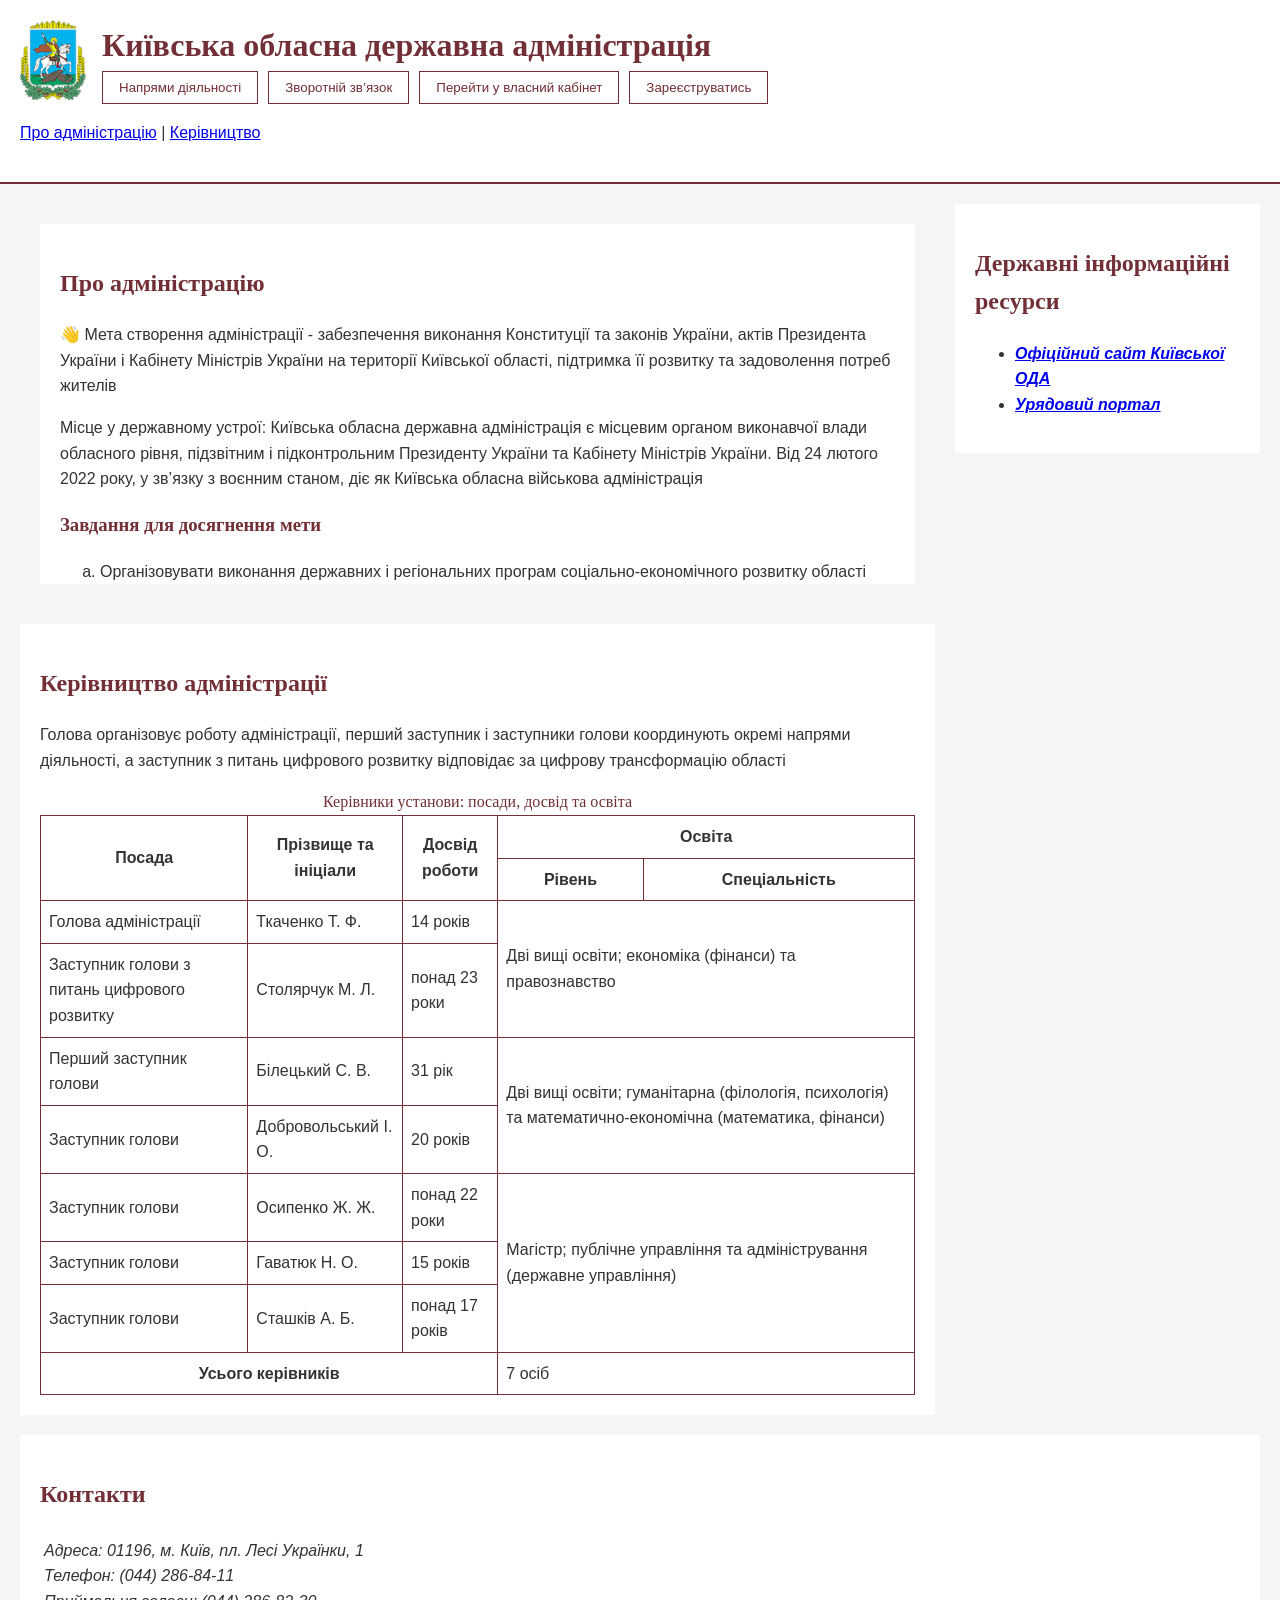
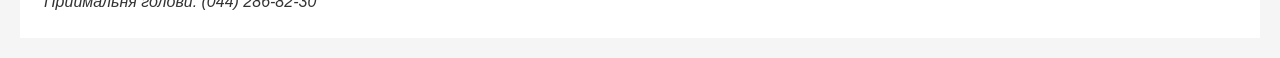
<file: index.html>
<!DOCTYPE html>
<html lang="uk">
<head>
    <meta charset="UTF-8">
    <meta name="viewport" content="width=device-width, initial-scale=1.0">
    <title>Головна сторінка - Київська обласна державна адміністрація</title>
    <link rel="icon" href="images/logo.png" type="image/png">
    <link rel="stylesheet" href="styles.css">
    <style>
        body {
            position: relative;
            padding-top: 15.625rem;
        }
        header {
            position: absolute;
            top: 0;
            left: 0;
            right: 0;
            z-index: 1;
        }
        main {
            display: grid;
            grid-template-columns: 3fr 1fr;
            gap: 1.25rem;
        }
        main > article {
            grid-column: 1;
            background: white;
        }
        aside {
            position: -webkit-sticky;
            position: sticky;
            top: 1.25rem;
            grid-column: 2;
            grid-row: 1 / 3;
            align-self: start;
        }
        #about {
            margin: 1.25rem;
            padding: 1.25rem;
            max-height: 20rem;
            overflow: auto;
        }
        #about > p:first-of-type::before {
            content: "👋 ";
        }
        #leadership {
            padding: 1.25rem;
        }
        #leadership:hover {
            -webkit-transform: scale(1.05);
            -ms-transform: scale(1.05);
            transform: scale(1.05);
        }
        address {
            border: 4px double transparent;
            -webkit-transition: border-color 0s 3s;
            transition: border-color 0s 3s;
        }
        address:focus {
            border-color: black;
        }
        .dropdown {
            position: relative;
            display: inline-block;
        }
        #submenu {
            position: absolute;
            top: 100%;
            left: 0;
            margin: 0;
            padding: 0.625rem 1.25rem;
            list-style: none;
            white-space: nowrap;
            background: white;
            border: 1px solid #722f37;
        }
        .desktop nav {
            display: flex;
            gap: 0.625rem;
        }
        .mobile nav {
            float: right;
            display: flex;
            flex-direction: column;
            gap: 0.3rem;
        }
        .mobile nav button {
            width: 100%;
        }
        .mobile header p {
            clear: right;
            padding-top: 0.625rem;
        }
        .mobile #submenu {
            left: auto;
            right: 0;
        }
        @media (max-width: 1024px) {
            main {
                grid-template-columns: 2fr 1fr;
            }
        }
        @media (max-width: 768px) {
            main {
                display: block;
            }
            #leadership {
                overflow-x: auto;
            }
        }
    </style>
</head>
<body>
    <header>
        <img src="images/logo.png" alt="Герб Київської області" width="66" height="80">
        <h1>Київська обласна державна адміністрація</h1>
        <nav aria-label="Основна навігація">
            <div class="dropdown">
                <button type="button" id="directions-button">Напрями діяльності</button>
                <ul id="submenu" hidden>
                    <li><a href="activities.html#education">Освіта</a></li>
                    <li><a href="activities.html#social">Соціальна підтримка</a></li>
                    <li><a href="activities.html#environment">Охорона довкілля</a></li>
                    <li><a href="activities.html#health">Охорона здоров’я</a></li>
                    <li><a href="activities.html#culture">Культура</a></li>
                    <li><a href="activities.html#services">Адміністративні послуги</a></li>
                </ul>
            </div>
            <form action="feedback.html" method="get">
                <button type="submit">Зворотній зв’язок</button>
            </form>
            <button type="button">Перейти у власний кабінет</button>
            <button type="button">Зареєструватись</button>
        </nav>
        <p><a href="#about">Про адміністрацію</a> | <a href="#leadership">Керівництво</a></p>
    </header>

    <main>
        <article id="about">
            <h2>Про адміністрацію</h2>
            <p>Мета створення адміністрації - забезпечення виконання Конституції та законів України, актів Президента України і Кабінету Міністрів України на території Київської області, підтримка її розвитку та задоволення потреб жителів</p>
            <p>Місце у державному устрої: Київська обласна державна адміністрація є місцевим органом виконавчої влади обласного рівня, підзвітним і підконтрольним Президенту України та Кабінету Міністрів України. Від 24 лютого 2022 року, у зв’язку з воєнним станом, діє як Київська обласна військова адміністрація</p>
            <h3>Завдання для досягнення мети</h3>
            <ol type="a">
                <li>Організовувати виконання державних і регіональних програм соціально-економічного розвитку області</li>
                <li>Координувати роботу у сферах освіти, охорони здоров’я, соціального захисту, культури та охорони довкілля</li>
                <li>Інформувати жителів про діяльність адміністрації та розглядати їхні звернення</li>
            </ol>
            <p><span>Адміністрація працює <i>відкрито</i>, забезпечує <b>доступність інформації</b>, підтримує <em>діалог із громадою</em> та сприяє <u>розвитку Київщини</u></span></p>
        </article>

        <article id="leadership">
            <h2>Керівництво адміністрації</h2>
            <p>Голова організовує роботу адміністрації, перший заступник і заступники голови координують окремі напрями діяльності, а заступник з питань цифрового розвитку відповідає за цифрову трансформацію області</p>
            <table border="1">
                <caption>Керівники установи: посади, досвід та освіта</caption>
                <thead>
                    <tr>
                        <th scope="col" rowspan="2">Посада</th>
                        <th scope="col" rowspan="2">Прізвище та ініціали</th>
                        <th scope="col" rowspan="2">Досвід роботи</th>
                        <th scope="colgroup" colspan="2">Освіта</th>
                    </tr>
                    <tr>
                        <th scope="col">Рівень</th>
                        <th scope="col">Спеціальність</th>
                    </tr>
                </thead>
                <tbody>
                    <tr>
                        <td>Голова адміністрації</td>
                        <td>Ткаченко Т. Ф.</td>
                        <td>14 років</td>
                        <td rowspan="2" colspan="2">Дві вищі освіти; економіка (фінанси) та правознавство</td>
                    </tr>
                    <tr>
                        <td>Заступник голови з питань цифрового розвитку</td>
                        <td>Столярчук М. Л.</td>
                        <td>понад 23 роки</td>
                    </tr>
                    <tr>
                        <td>Перший заступник голови</td>
                        <td>Білецький С. В.</td>
                        <td>31 рік</td>
                        <td rowspan="2" colspan="2">Дві вищі освіти; гуманітарна (філологія, психологія) та математично-економічна (математика, фінанси)</td>
                    </tr>
                    <tr>
                        <td>Заступник голови</td>
                        <td>Добровольський І. О.</td>
                        <td>20 років</td>
                    </tr>
                    <tr>
                        <td>Заступник голови</td>
                        <td>Осипенко Ж. Ж.</td>
                        <td>понад 22 роки</td>
                        <td rowspan="3" colspan="2">Магістр; публічне управління та адміністрування (державне управління)</td>
                    </tr>
                    <tr>
                        <td>Заступник голови</td>
                        <td>Гаватюк Н. О.</td>
                        <td>15 років</td>
                    </tr>
                    <tr>
                        <td>Заступник голови</td>
                        <td>Сташків А. Б.</td>
                        <td>понад 17 років</td>
                    </tr>
                </tbody>
                <tfoot>
                    <tr>
                        <th scope="row" colspan="3">Усього керівників</th>
                        <td colspan="2">7 осіб</td>
                    </tr>
                </tfoot>
            </table>
        </article>

        <aside>
            <h2>Державні інформаційні ресурси</h2>
            <ul>
                <li><a href="https://koda.gov.ua/" target="_blank" rel="noopener noreferrer">Офіційний сайт Київської ОДА</a></li>
                <li><a href="https://www.kmu.gov.ua/" target="_blank" rel="noopener noreferrer">Урядовий портал</a></li>
            </ul>
        </aside>
    </main>

    <footer>
        <h2>Контакти</h2>
        <address tabindex="0">Адреса: 01196, м. Київ, пл. Лесі Українки, 1<br>Телефон: (044) 286-84-11<br>Приймальня голови: (044) 286-82-30</address>
    </footer>
    <script src="index.js"></script>
</body>
</html>
</file>
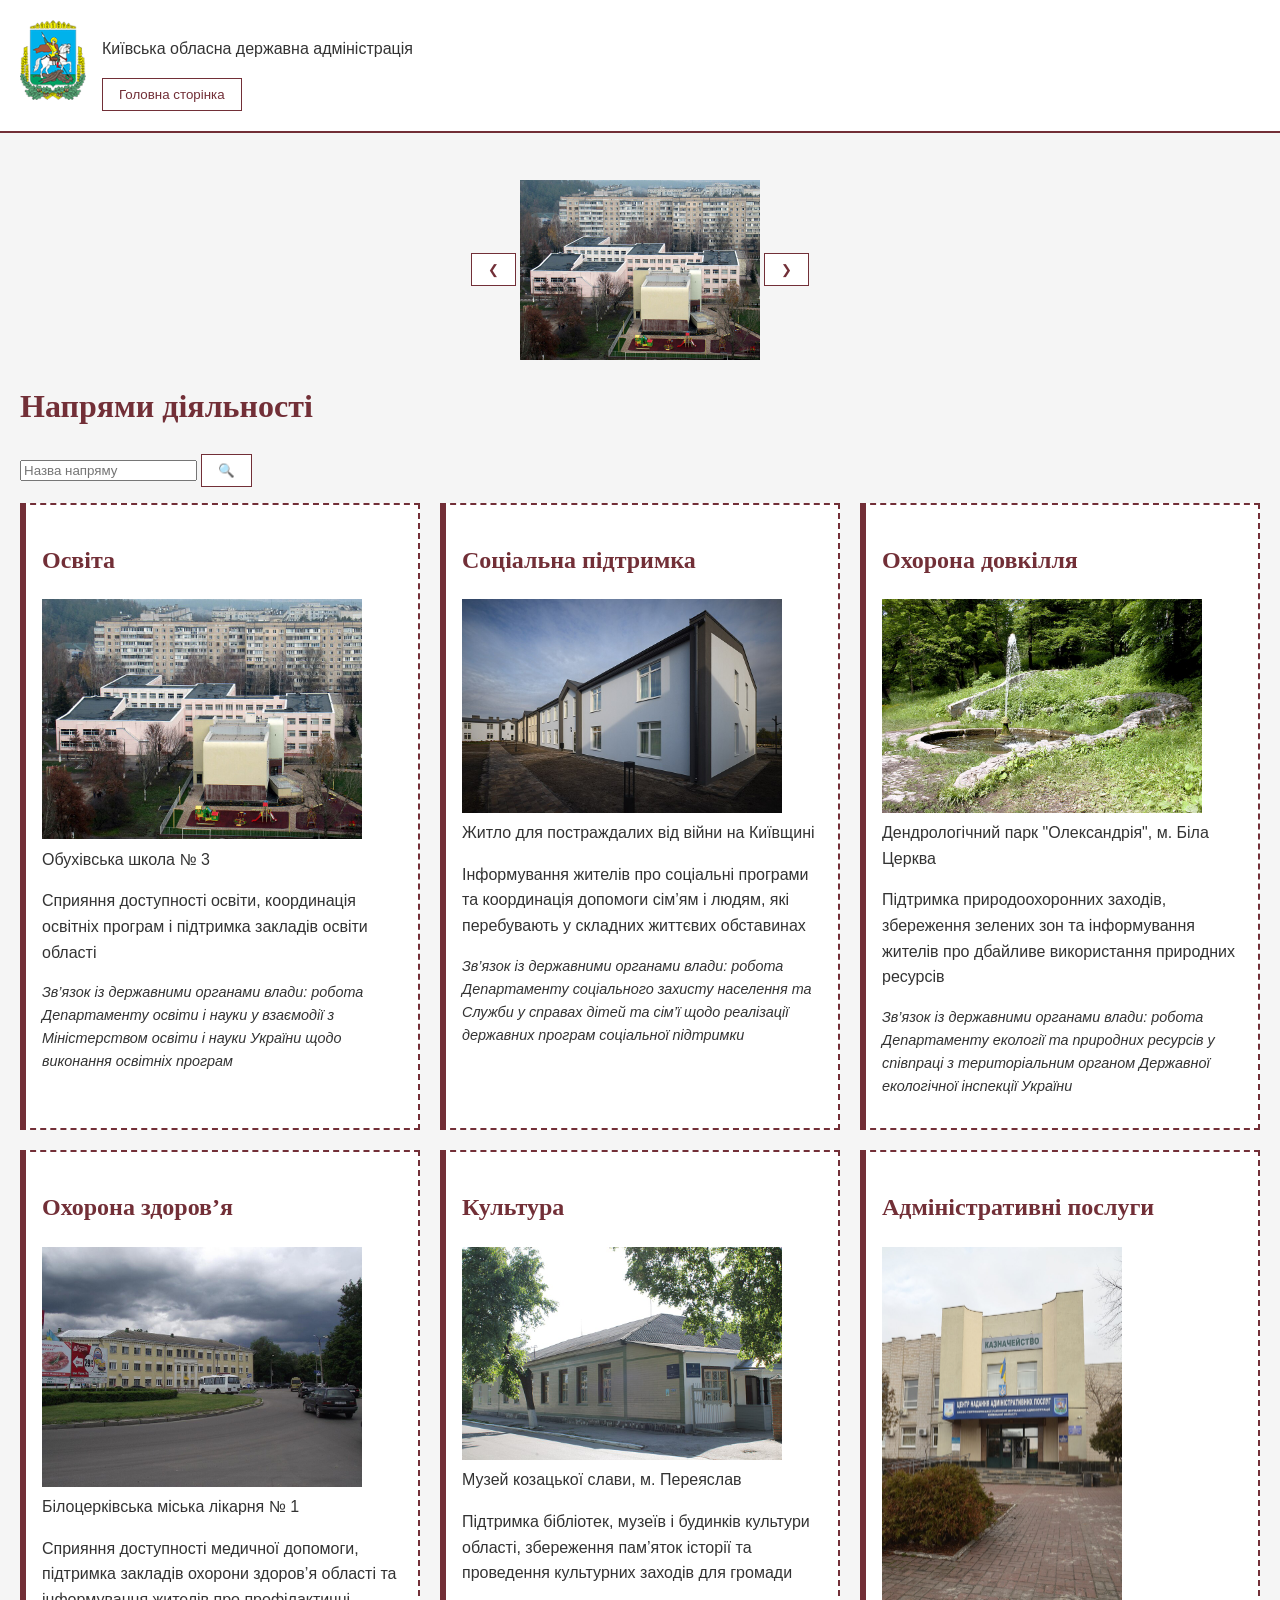
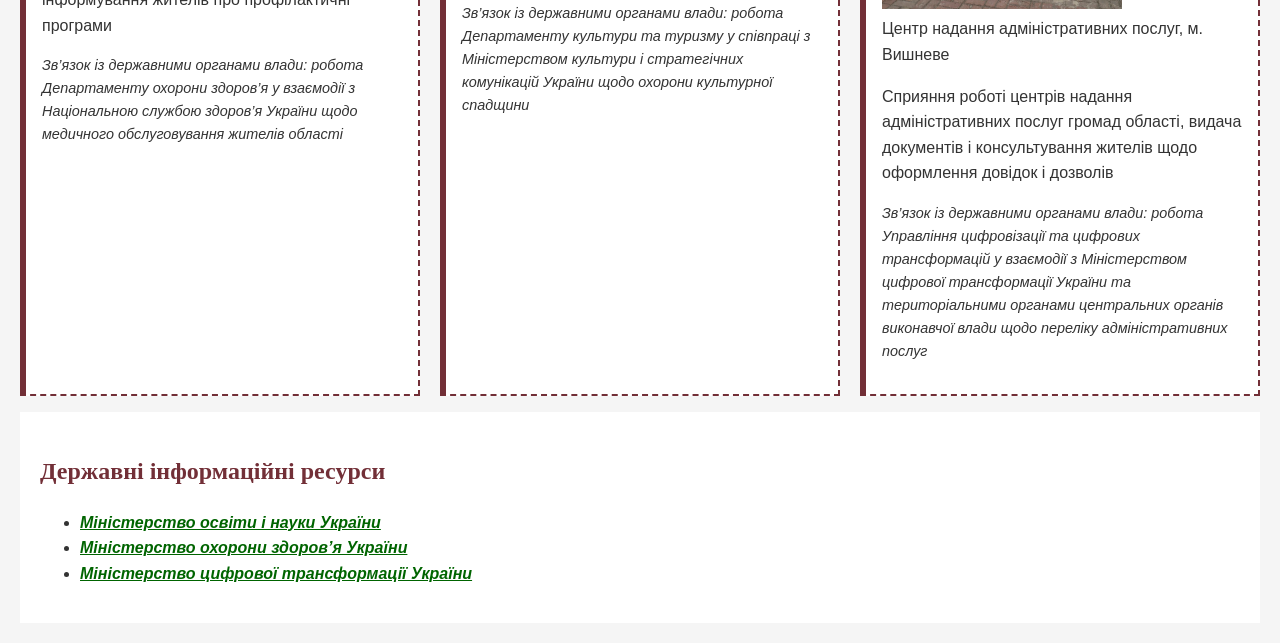
<file: activities.html>
<!DOCTYPE html>
<html lang="uk">
<head>
    <meta charset="UTF-8">
    <meta name="viewport" content="width=device-width, initial-scale=1">
    <title>Напрями діяльності - Київська обласна державна адміністрація</title>
    <link rel="icon" href="images/logo.png" type="image/png">
    <link rel="stylesheet" href="styles.css">
</head>
<body class="activities">
    <header>
        <img src="images/logo.png" alt="Герб Київської області" width="66" height="80">
        <p>Київська обласна державна адміністрація</p>
        <nav aria-label="Повернення на головну сторінку">
            <form action="index.html" method="get">
                <button type="submit">Головна сторінка</button>
            </form>
        </nav>
    </header>

    <main>
        <div class="carousel">
            <button type="button" id="prev">❮</button>
            <img id="slide" src="images/education.jpg" alt="Будівля школи № 3 у місті Обухові">
            <button type="button" id="next">❯</button>
        </div>
        <h1>Напрями діяльності</h1>
        <p>
            <input type="search" id="search" placeholder="Назва напряму">
            <button type="button" id="search-button" aria-label="Знайти">🔍</button>
        </p>
        <ul class="directions">
            <li>
                <article id="education">
                    <h2>Освіта</h2>
                    <figure>
                        <img src="images/education.jpg" alt="Будівля школи № 3 у місті Обухові" width="320" height="240">
                        <figcaption>Обухівська школа № 3</figcaption>
                    </figure>
                    <p>Сприяння доступності освіти, координація освітніх програм і підтримка закладів освіти області</p>
                    <p class="gov">Зв’язок із державними органами влади: робота Департаменту освіти і науки у взаємодії з Міністерством освіти і науки України щодо виконання освітніх програм</p>
                </article>
            </li>
            <li>
                <article id="social">
                    <h2>Соціальна підтримка</h2>
                    <figure>
                        <img src="images/social.jpg" alt="Нові житлові будинки для людей, які втратили домівки через війну" width="320" height="213">
                        <figcaption>Житло для постраждалих від війни на Київщині</figcaption>
                    </figure>
                    <p>Інформування жителів про соціальні програми та координація допомоги сім’ям і людям, які перебувають у складних життєвих обставинах</p>
                    <p class="gov">Зв’язок із державними органами влади: робота Департаменту соціального захисту населення та Служби у справах дітей та сім’ї щодо реалізації державних програм соціальної підтримки</p>
                </article>
            </li>
            <li>
                <article id="environment">
                    <h2>Охорона довкілля</h2>
                    <figure>
                        <img src="images/environment.jpg" alt="Фонтан серед дерев у дендропарку &quot;Олександрія&quot;" width="320" height="213">
                        <figcaption>Дендрологічний парк "Олександрія", м. Біла Церква</figcaption>
                    </figure>
                    <p>Підтримка природоохоронних заходів, збереження зелених зон та інформування жителів про дбайливе використання природних ресурсів</p>
                    <p class="gov">Зв’язок із державними органами влади: робота Департаменту екології та природних ресурсів у співпраці з територіальним органом Державної екологічної інспекції України</p>
                </article>
            </li>
            <li>
                <article id="health">
                    <h2>Охорона здоров’я</h2>
                    <figure>
                        <img src="images/health.jpg" alt="Будівля міської лікарні № 1 у Білій Церкві" width="320" height="240">
                        <figcaption>Білоцерківська міська лікарня № 1</figcaption>
                    </figure>
                    <p>Сприяння доступності медичної допомоги, підтримка закладів охорони здоров’я області та інформування жителів про профілактичні програми</p>
                    <p class="gov">Зв’язок із державними органами влади: робота Департаменту охорони здоров’я у взаємодії з Національною службою здоров’я України щодо медичного обслуговування жителів області</p>
                </article>
            </li>
            <li>
                <article id="culture">
                    <h2>Культура</h2>
                    <figure>
                        <img src="images/culture.jpg" alt="Будівля музею козацької слави в Переяславі" width="320" height="213">
                        <figcaption>Музей козацької слави, м. Переяслав</figcaption>
                    </figure>
                    <p>Підтримка бібліотек, музеїв і будинків культури області, збереження пам’яток історії та проведення культурних заходів для громади</p>
                    <p class="gov">Зв’язок із державними органами влади: робота Департаменту культури та туризму у співпраці з Міністерством культури і стратегічних комунікацій України щодо охорони культурної спадщини</p>
                </article>
            </li>
            <li>
                <article id="services">
                    <h2>Адміністративні послуги</h2>
                    <figure>
                        <img src="images/services.jpg" alt="Вхід до центру надання адміністративних послуг у Вишневому" width="240" height="362">
                        <figcaption>Центр надання адміністративних послуг, м. Вишневе</figcaption>
                    </figure>
                    <p>Сприяння роботі центрів надання адміністративних послуг громад області, видача документів і консультування жителів щодо оформлення довідок і дозволів</p>
                    <p class="gov">Зв’язок із державними органами влади: робота Управління цифровізації та цифрових трансформацій у взаємодії з Міністерством цифрової трансформації України та територіальними органами центральних органів виконавчої влади щодо переліку адміністративних послуг</p>
                </article>
            </li>
        </ul>

        <aside>
            <h2>Державні інформаційні ресурси</h2>
            <ul>
                <li><a href="https://mon.gov.ua/" target="_blank" rel="noopener noreferrer">Міністерство освіти і науки України</a></li>
                <li><a href="https://moz.gov.ua/" target="_blank" rel="noopener noreferrer">Міністерство охорони здоров’я України</a></li>
                <li><a href="https://thedigital.gov.ua/" target="_blank" rel="noopener noreferrer">Міністерство цифрової трансформації України</a></li>
            </ul>
        </aside>
    </main>
    <script src="directions.js"></script>
    <script src="activities.js"></script>
</body>
</html>
</file>
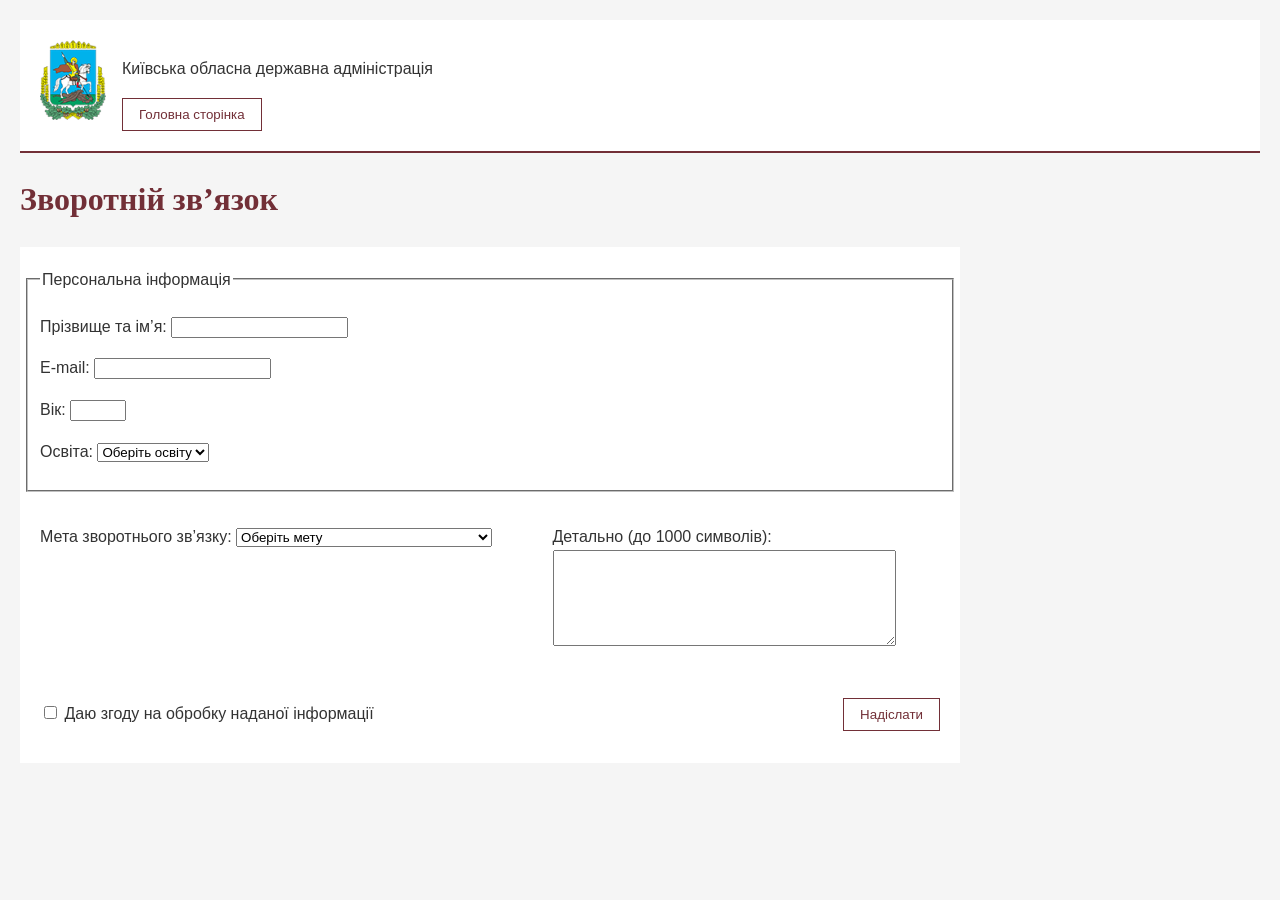
<file: feedback.html>
<!DOCTYPE html>
<html lang="uk">
<head>
    <meta charset="UTF-8">
    <meta name="viewport" content="width=device-width, initial-scale=1">
    <title>Зворотній зв’язок - Київська обласна державна адміністрація</title>
    <link rel="icon" href="images/logo.png" type="image/png">
    <link rel="stylesheet" href="styles.css">
</head>
<body>
    <header>
        <img src="images/logo.png" alt="Герб Київської області" width="66" height="80">
        <p>Київська обласна державна адміністрація</p>
        <nav aria-label="Повернення на головну сторінку">
            <form action="index.html" method="get">
                <button type="submit">Головна сторінка</button>
            </form>
        </nav>
    </header>

    <main>
        <h1>Зворотній зв’язок</h1>
        <form action="feedback.html" method="get">
            <fieldset>
                <legend>Персональна інформація</legend>
                <p>
                    <label for="full-name">Прізвище та ім’я:</label>
                    <input type="text" id="full-name" name="full_name" autocomplete="name" required>
                </p>
                <p>
                    <label for="email">E-mail:</label>
                    <input type="email" id="email" name="email" autocomplete="email" required>
                </p>
                <p>
                    <label for="age">Вік:</label>
                    <input type="number" id="age" name="age" min="1" max="120" step="1" required>
                </p>
                <p>
                    <label for="education">Освіта:</label>
                    <select id="education" name="education" required>
                        <option value="" selected disabled>Оберіть освіту</option>
                        <option value="complete">повна</option>
                        <option value="incomplete">неповна</option>
                        <option value="higher">вища</option>
                        <option value="vocational">професійна</option>
                    </select>
                </p>
            </fieldset>
            <p>
                <label for="purpose">Мета зворотнього зв’язку:</label>
                <select id="purpose" name="purpose" required>
                    <option value="" selected disabled>Оберіть мету</option>
                    <option value="cooperation">співпраця</option>
                    <option value="property-rights-complaint">скарга на порушення права власності</option>
                    <option value="suggestion">пропозиція</option>
                    <option value="error">наявність помилки</option>
                </select>
            </p>
            <p>
                <label for="details">Детально (до 1000 символів):</label><br>
                <textarea id="details" name="details" rows="6" cols="40" maxlength="1000" required></textarea>
                <span id="tooltip" hidden>Вдячні за Ваш час! Конкретизуйте мету звернення, будь ласка</span>
            </p>
            <p>
                <input type="checkbox" id="consent" name="consent" value="yes" required>
                <label for="consent">Даю згоду на обробку наданої інформації</label>
            </p>
            <button type="submit">Надіслати</button>
        </form>
    </main>
    <script src="users.js"></script>
    <script src="feedback.js"></script>
</body>
</html>
</file>
<file: styles.css>
body {
    margin: 0;
    padding: 1.25rem;
    background: rgb(245, 245, 245);
    color: hsl(0, 0%, 20%);
    font-family: "Segoe UI", Arial, sans-serif;
    line-height: 1.6;
}
h1, h2, h3, caption {
    font-family: Georgia, "Times New Roman", serif;
    color: #722f37;
}
img {
    max-width: 100%;
    height: auto;
}
textarea {
    max-width: 100%;
    box-sizing: border-box;
}
header {
    background: white;
    padding: 1.25rem;
    border-bottom: 2px solid #722f37;
}
header img {
    float: left;
    margin-right: 1rem;
}
header h1 {
    margin: 0;
}
nav form {
    display: inline;
}
button {
    background: white;
    color: #722f37;
    border: 1px solid #722f37;
    padding: 0.5rem 1rem;
    -webkit-transition: background-color 0.3s, color 0.3s, border-color 0.3s;
    -moz-transition: background-color 0.3s, color 0.3s, border-color 0.3s;
    -o-transition: background-color 0.3s, color 0.3s, border-color 0.3s;
    transition: background-color 0.3s, color 0.3s, border-color 0.3s;
}
button:hover {
    background-color: #722f37;
    color: white;
    border-color: black;
}
table {
    border-collapse: collapse;
    width: 100%;
    background: white;
}
th, td {
    border: 1px solid #722f37;
    padding: 0.5rem;
}
a[target] {
    font-weight: bold;
}
a[href*="gov.ua"] {
    font-style: italic;
}
h3 + ol {
    margin-top: 0;
}
aside {
    background: white;
    padding: 1.25rem;
}
footer {
    background: white;
    padding: 1.25rem;
    margin-top: 1.25rem;
}
.activities {
    padding-top: 10rem;
}
.activities header {
    position: fixed;
    top: 0;
    left: 0;
    right: 0;
    z-index: 1;
}
.activities a:link {
    color: darkgreen;
}
.directions {
    display: grid;
    grid-template-columns: repeat(3, 1fr);
    gap: 1.25rem;
    list-style: none;
    padding: 0;
}
.directions article {
    height: 100%;
    box-sizing: border-box;
    background: white;
    padding: 1rem;
    border: 2px dashed #722f37;
    border-left: 6px solid #722f37;
    scroll-margin-top: 10rem;
}
.directions figure {
    margin: 0;
}
.directions img:hover {
    -webkit-animation: dim 1s forwards;
    -moz-animation: dim 1s forwards;
    animation-name: dim;
    animation-duration: 1s;
    animation-fill-mode: forwards;
}
@-webkit-keyframes dim {
    from { -webkit-filter: brightness(1); }
    to { -webkit-filter: brightness(0.75); }
}
@-moz-keyframes dim {
    from { filter: brightness(1); }
    to { filter: brightness(0.75); }
}
@keyframes dim {
    from { filter: brightness(1); }
    to { filter: brightness(0.75); }
}
.gov {
    font-weight: lighter;
    font-size: 0.9em;
    font-style: italic;
}
main form {
    display: flex;
    flex-flow: row wrap;
    justify-content: center;
    align-items: flex-start;
    align-content: flex-start;
    gap: 1rem;
    max-width: 56.25rem;
    background: white;
    padding: 1.25rem;
}
main form > fieldset {
    order: 1;
    flex-grow: 1;
    flex-shrink: 0;
    flex-basis: 100%;
}
main form > p {
    order: 2;
    flex-grow: 1;
}
main form > button {
    order: 3;
    align-self: center;
}
.carousel {
    margin-top: 1.25rem;
    text-align: center;
}
.carousel img {
    height: 20vh;
    vertical-align: middle;
}
#tooltip {
    position: absolute;
    margin-left: 0.625rem;
    max-width: 14rem;
    padding: 0.5rem;
    background: #722f37;
    color: white;
}
@media (max-width: 1024px) {
    .directions {
        grid-template-columns: repeat(2, 1fr);
    }
}
@media (max-width: 600px) {
    body {
        padding: 0.625rem;
    }
    h1 {
        font-size: 1.5em;
    }
    .directions {
        grid-template-columns: 1fr;
    }
    textarea {
        width: 100%;
    }
    #tooltip {
        position: static;
        margin-left: 0;
    }
}
</file>
